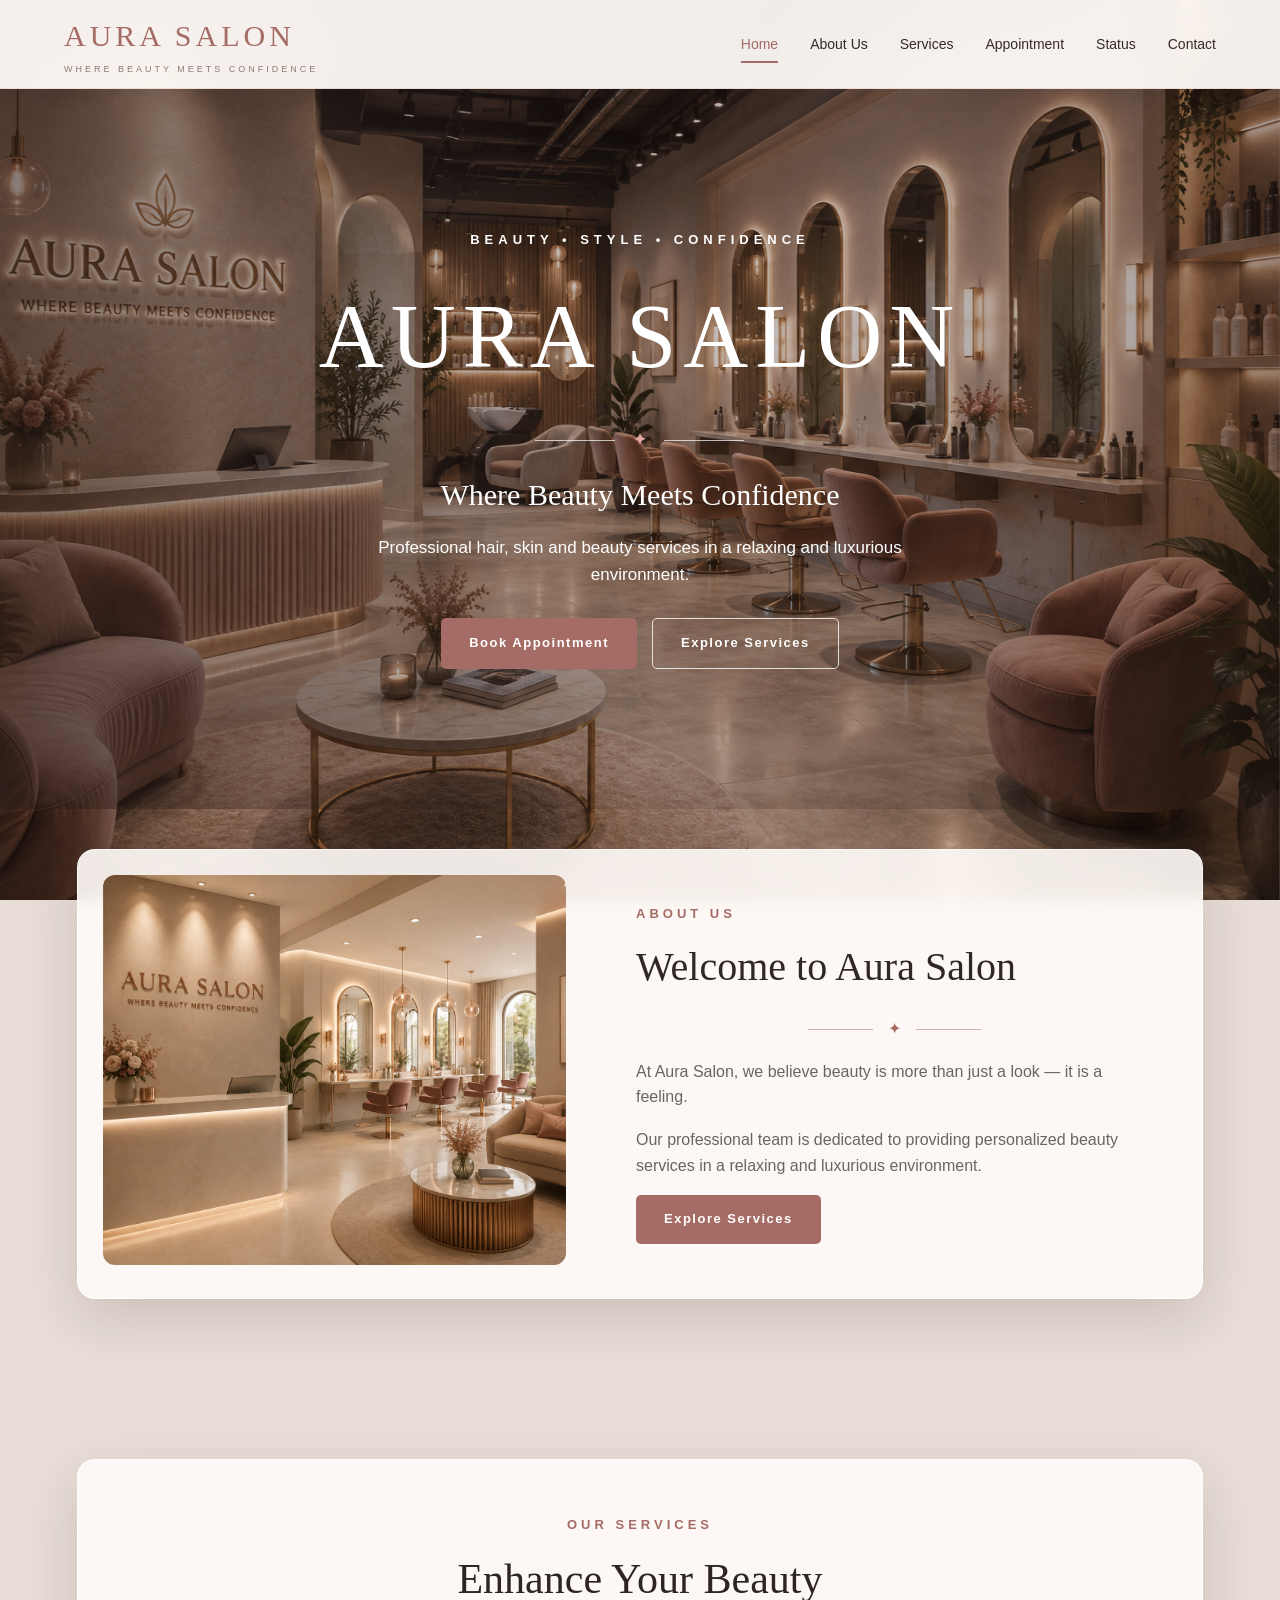
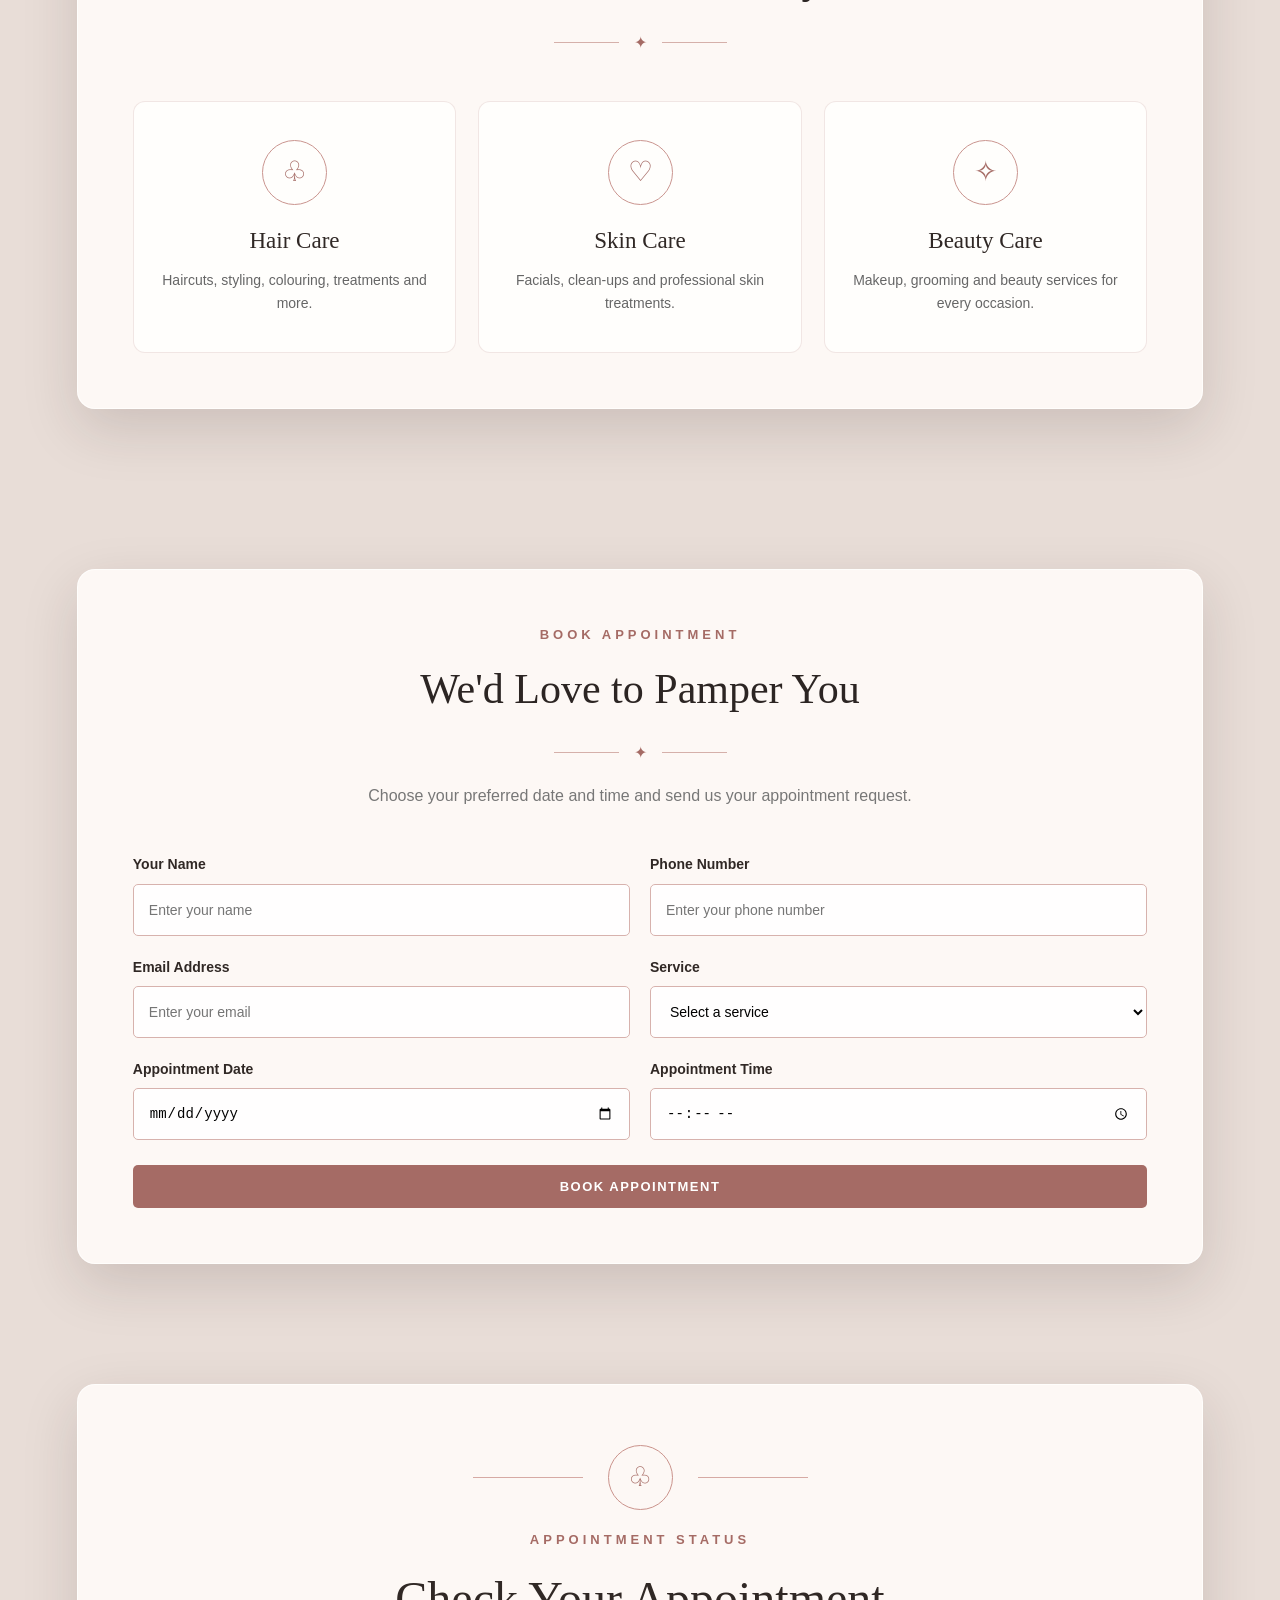
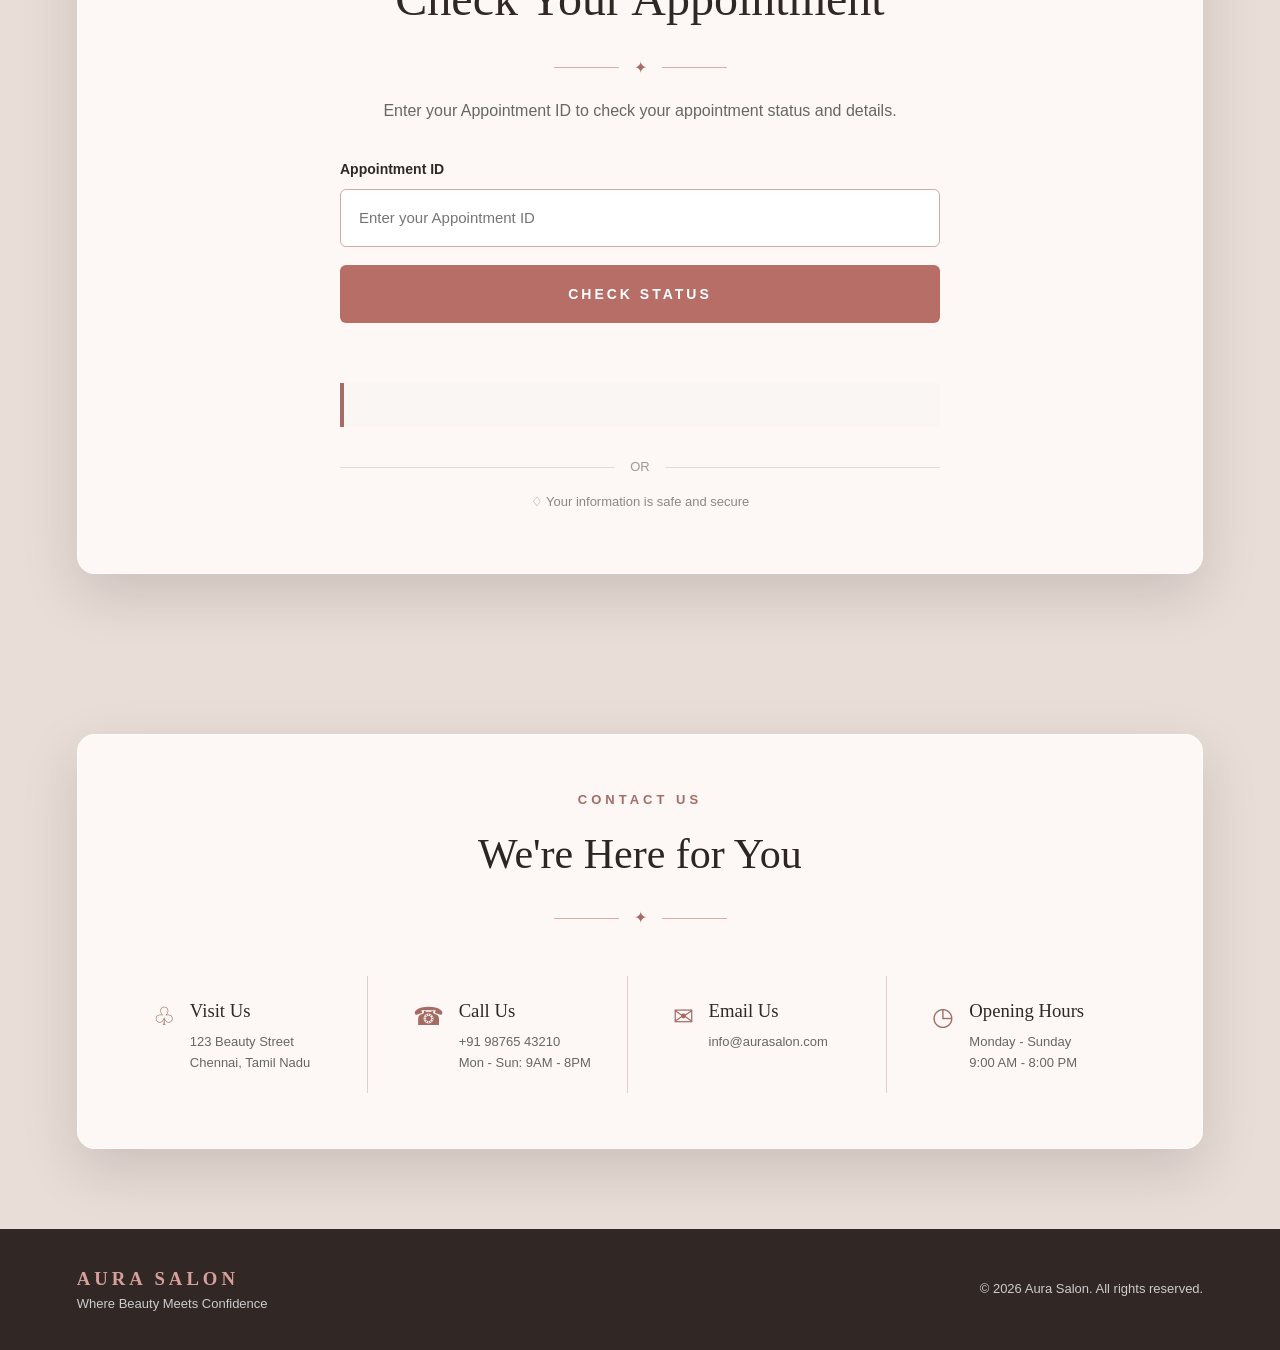
<file: index.html>
<!DOCTYPE html>
<html lang="en">

<head>

    <meta charset="UTF-8">

    <meta name="viewport"
          content="width=device-width, initial-scale=1.0">

    <title>Aura Salon | Beauty Meets Confidence</title>

    <link rel="stylesheet" href="style.css">

</head>


<body>

<!-- =====================================================
     HEADER
===================================================== -->

<header class="site-header">

    <div class="navbar">

        <a href="#home" class="logo">

            <span class="logo-main">
                AURA SALON
            </span>

            <span class="logo-tagline">
                WHERE BEAUTY MEETS CONFIDENCE
            </span>

        </a>


        <nav class="navigation">

            <a href="#home" class="active">
                Home
            </a>

            <a href="#about">
                About Us
            </a>

            <a href="#services">
                Services
            </a>

            <a href="#appointment">
                Appointment
            </a>

            <a href="#status">
                Status
            </a>

            <a href="#contact">
                Contact
            </a>

        </nav>

    </div>

</header>


<!-- =====================================================
     HOME
===================================================== -->

<section class="hero-section" id="home">

    <div class="hero-overlay"></div>

    <div class="hero-content">

        <p class="hero-small">
            BEAUTY • STYLE • CONFIDENCE
        </p>

        <h1>
            AURA SALON
        </h1>

        <div class="hero-divider">
            <span></span>
            <b>✦</b>
            <span></span>
        </div>

        <h2>
            Where Beauty Meets Confidence
        </h2>

        <p class="hero-description">
            Professional hair, skin and beauty services
            in a relaxing and luxurious environment.
        </p>


        <div class="hero-buttons">

            <a href="#appointment"
               class="button">

                Book Appointment

            </a>

            <a href="#services"
               class="outline-button">

                Explore Services

            </a>

        </div>

    </div>

</section>


<!-- =====================================================
     ABOUT
===================================================== -->

<section class="about-section" id="about">

    <div class="content-card about-card">

        <div class="about-image">

            <img src="images/About.png"
                 alt="Aura Salon">

        </div>


        <div class="about-content">

            <p class="section-title">
                ABOUT US
            </p>

            <h2>
                Welcome to Aura Salon
            </h2>

            <div class="small-divider">
                <span></span>
                <b>✦</b>
                <span></span>
            </div>

            <p>
                At Aura Salon, we believe beauty is more
                than just a look — it is a feeling.
            </p>

            <p>
                Our professional team is dedicated to
                providing personalized beauty services
                in a relaxing and luxurious environment.
            </p>

            <a href="#services"
               class="button">

                Explore Services

            </a>

        </div>

    </div>

</section>


<!-- =====================================================
     SERVICES
===================================================== -->

<section class="services-section" id="services">

    <div class="content-card services-card">

        <div class="section-heading">

            <p class="section-title">
                OUR SERVICES
            </p>

            <h2>
                Enhance Your Beauty
            </h2>

            <div class="small-divider">

                <span></span>

                <b>✦</b>

                <span></span>

            </div>

        </div>


        <div class="services-grid">


            <div class="service-card">

                <div class="service-icon">
                    ♧
                </div>

                <h3>
                    Hair Care
                </h3>

                <p>
                    Haircuts, styling, colouring,
                    treatments and more.
                </p>

            </div>


            <div class="service-card">

                <div class="service-icon">
                    ♡
                </div>

                <h3>
                    Skin Care
                </h3>

                <p>
                    Facials, clean-ups and professional
                    skin treatments.
                </p>

            </div>


            <div class="service-card">

                <div class="service-icon">
                    ✧
                </div>

                <h3>
                    Beauty Care
                </h3>

                <p>
                    Makeup, grooming and beauty services
                    for every occasion.
                </p>

            </div>

        </div>

    </div>

</section>


<!-- =====================================================
     APPOINTMENT
===================================================== -->

<section class="appointment-section"
         id="appointment">

    <div class="content-card appointment-card">

        <div class="section-heading">

            <p class="section-title">
                BOOK APPOINTMENT
            </p>

            <h2>
                We'd Love to Pamper You
            </h2>

            <div class="small-divider">

                <span></span>

                <b>✦</b>

                <span></span>

            </div>

            <p>
                Choose your preferred date and time
                and send us your appointment request.
            </p>

        </div>


        <form id="appointment-form">


            <div class="form-row">

                <div class="form-group">

                    <label for="name">
                        Your Name
                    </label>

                    <input
                        type="text"
                        id="name"
                        placeholder="Enter your name"
                        required
                    >

                </div>


                <div class="form-group">

                    <label for="phone">
                        Phone Number
                    </label>

                    <input
                        type="tel"
                        id="phone"
                        placeholder="Enter your phone number"
                        required
                    >

                </div>

            </div>


            <div class="form-row">

                <div class="form-group">

                    <label for="email">
                        Email Address
                    </label>

                    <input
                        type="email"
                        id="email"
                        placeholder="Enter your email"
                        required
                    >

                </div>


                <div class="form-group">

                    <label for="service">
                        Service
                    </label>

                    <select id="service" required>

                        <option value="">
                            Select a service
                        </option>

                        <option value="Hair Care">
                            Hair Care
                        </option>

                        <option value="Skin Care">
                            Skin Care
                        </option>

                        <option value="Beauty Care">
                            Beauty Care
                        </option>

                    </select>

                </div>

            </div>


            <div class="form-row">

                <div class="form-group">

                    <label for="date">
                        Appointment Date
                    </label>

                    <input
                        type="date"
                        id="date"
                        required
                    >

                </div>


                <div class="form-group">

                    <label for="time">
                        Appointment Time
                    </label>

                    <input
                        type="time"
                        id="time"
                        required
                    >

                </div>

            </div>


            <button
                type="submit"
                class="button submit-button">

                BOOK APPOINTMENT

            </button>

        </form>

    </div>

</section>


<!-- =====================================================
     APPOINTMENT STATUS
===================================================== -->

<section class="status-section"
         id="status">

    <div class="content-card status-card">

        <div class="status-decoration">

            <span></span>

            <div class="lotus-symbol">
                ♧
            </div>

            <span></span>

        </div>


        <p class="section-title">
            APPOINTMENT STATUS
        </p>

        <h2>
            Check Your Appointment
        </h2>


        <div class="small-divider">

            <span></span>

            <b>✦</b>

            <span></span>

        </div>


        <p class="status-description">

            Enter your Appointment ID to check
            your appointment status and details.

        </p>


        <form id="status-form">

            <div class="status-form-group">

                <label for="appointment-id">
                    Appointment ID
                </label>

                <input
                    type="number"
                    id="appointment-id"
                    placeholder="Enter your Appointment ID"
                    min="1"
                    required
                >

            </div>


            <button
                type="submit"
                class="status-button">

                CHECK STATUS

            </button>

        </form>


        <p id="status-message"></p>


        <div id="status-result"
             class="status-result">
        </div>


        <div class="security-divider">

            <span></span>

            <p>OR</p>

            <span></span>

        </div>


        <p class="security-message">

            ♢ Your information is safe and secure

        </p>

    </div>

</section>


<!-- =====================================================
     CONTACT
===================================================== -->

<section class="contact-section"
         id="contact">

    <div class="content-card contact-card">

        <div class="section-heading">

            <p class="section-title">
                CONTACT US
            </p>

            <h2>
                We're Here for You
            </h2>

            <div class="small-divider">

                <span></span>

                <b>✦</b>

                <span></span>

            </div>

        </div>


        <div class="contact-grid">


            <div class="contact-item">

                <div class="contact-icon">
                    ♧
                </div>

                <div>

                    <h3>
                        Visit Us
                    </h3>

                    <p>
                        123 Beauty Street<br>
                        Chennai, Tamil Nadu
                    </p>

                </div>

            </div>


            <div class="contact-item">

                <div class="contact-icon">
                    ☎
                </div>

                <div>

                    <h3>
                        Call Us
                    </h3>

                    <p>
                        +91 98765 43210<br>
                        Mon - Sun: 9AM - 8PM
                    </p>

                </div>

            </div>


            <div class="contact-item">

                <div class="contact-icon">
                    ✉
                </div>

                <div>

                    <h3>
                        Email Us
                    </h3>

                    <p>
                        info@aurasalon.com
                    </p>

                </div>

            </div>


            <div class="contact-item">

                <div class="contact-icon">
                    ◷
                </div>

                <div>

                    <h3>
                        Opening Hours
                    </h3>

                    <p>
                        Monday - Sunday<br>
                        9:00 AM - 8:00 PM
                    </p>

                </div>

            </div>

        </div>

    </div>

</section>


<!-- =====================================================
     FOOTER
===================================================== -->

<footer class="site-footer">

    <div class="footer-content">

        <div>

            <h3>
                AURA SALON
            </h3>

            <p>
                Where Beauty Meets Confidence
            </p>

        </div>


        <div>

            <p>
                © 2026 Aura Salon.
                All rights reserved.
            </p>

        </div>

    </div>

</footer>


<script src="script.js"></script>
<script src="status.js"></script>

</body>

</html>
</file>
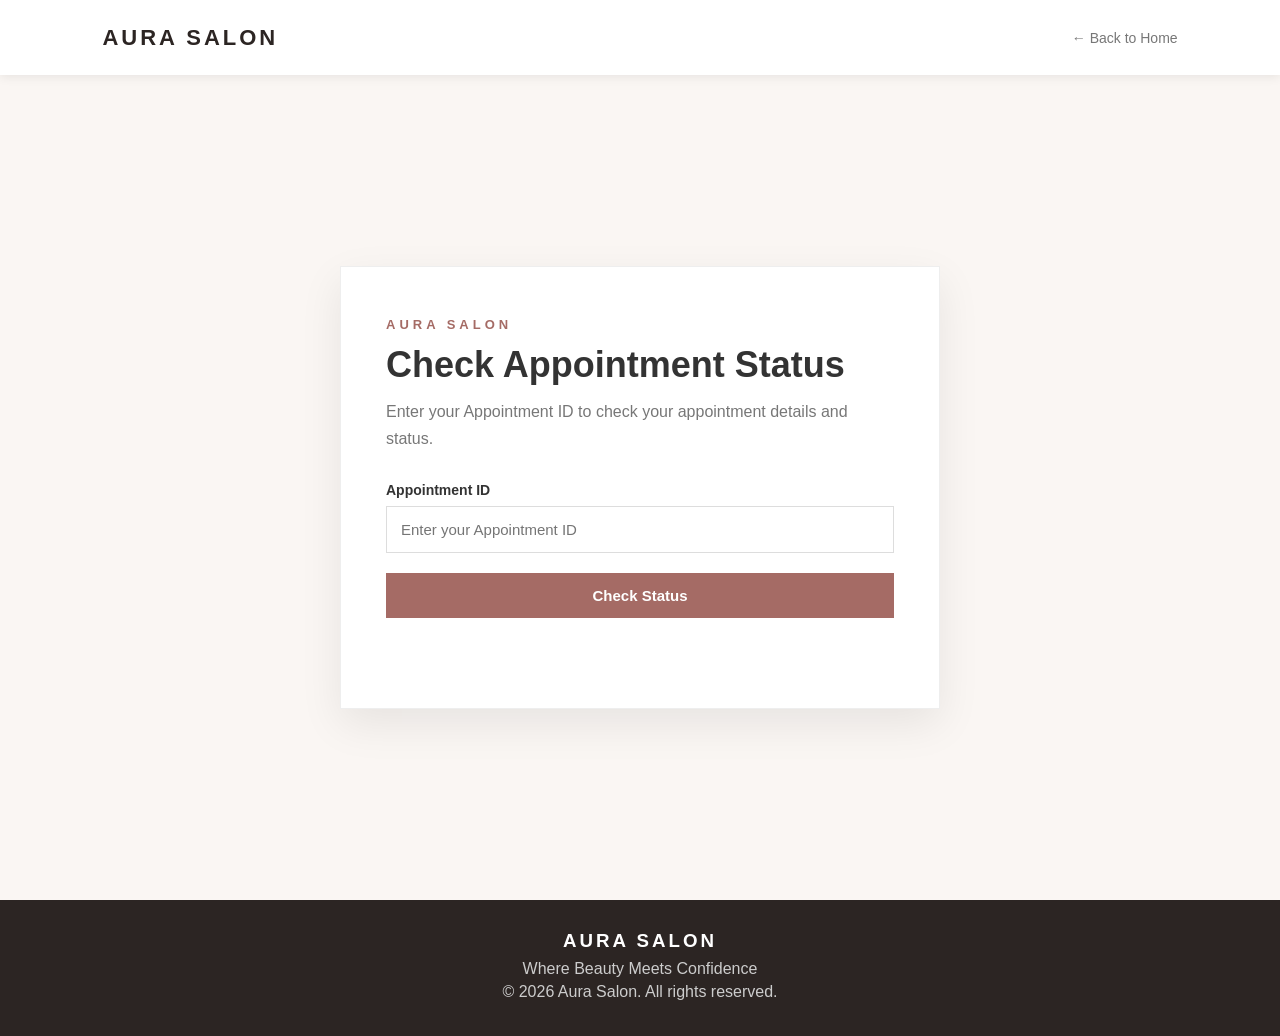
<file: status.html>
<!DOCTYPE html>
<html lang="en">

<head>

    <meta charset="UTF-8">

    <meta name="viewport"
          content="width=device-width, initial-scale=1.0">

    <title>Aura Salon - Appointment Status</title>

    <link rel="stylesheet" href="status.css">

</head>

<body>

    <!-- ---------- Header ---------- -->

    <header class="site-header">

        <div class="navbar">

            <a href="index.html" class="logo">
                AURA SALON
            </a>

            <a href="index.html" class="back-link">
                ← Back to Home
            </a>

        </div>

    </header>


    <!-- ---------- Status Section ---------- -->

    <main class="status-section">

        <div class="status-card">

            <p class="section-label">
                AURA SALON
            </p>

            <h1>
                Check Appointment Status
            </h1>

            <p class="description">
                Enter your Appointment ID to check
                your appointment details and status.
            </p>


            <!-- ---------- Search Form ---------- -->

            <form id="status-form">

                <div class="form-group">

                    <label for="appointment-id">
                        Appointment ID
                    </label>

                    <input
                        type="number"
                        id="appointment-id"
                        placeholder="Enter your Appointment ID"
                        min="1"
                        required
                    >

                </div>


                <button
                    type="submit"
                    class="status-button">

                    Check Status

                </button>

            </form>


            <!-- ---------- Message ---------- -->

            <p id="status-message"></p>


            <!-- ---------- Appointment Result ---------- -->

            <div
                id="appointment-result"
                class="appointment-result">

            </div>

        </div>

    </main>


    <!-- ---------- Footer ---------- -->

    <footer class="site-footer">

        <h3>AURA SALON</h3>

        <p>
            Where Beauty Meets Confidence
        </p>

        <p>
            © 2026 Aura Salon. All rights reserved.
        </p>

    </footer>


    <script src="status.js"></script>

</body>

</html>
</file>
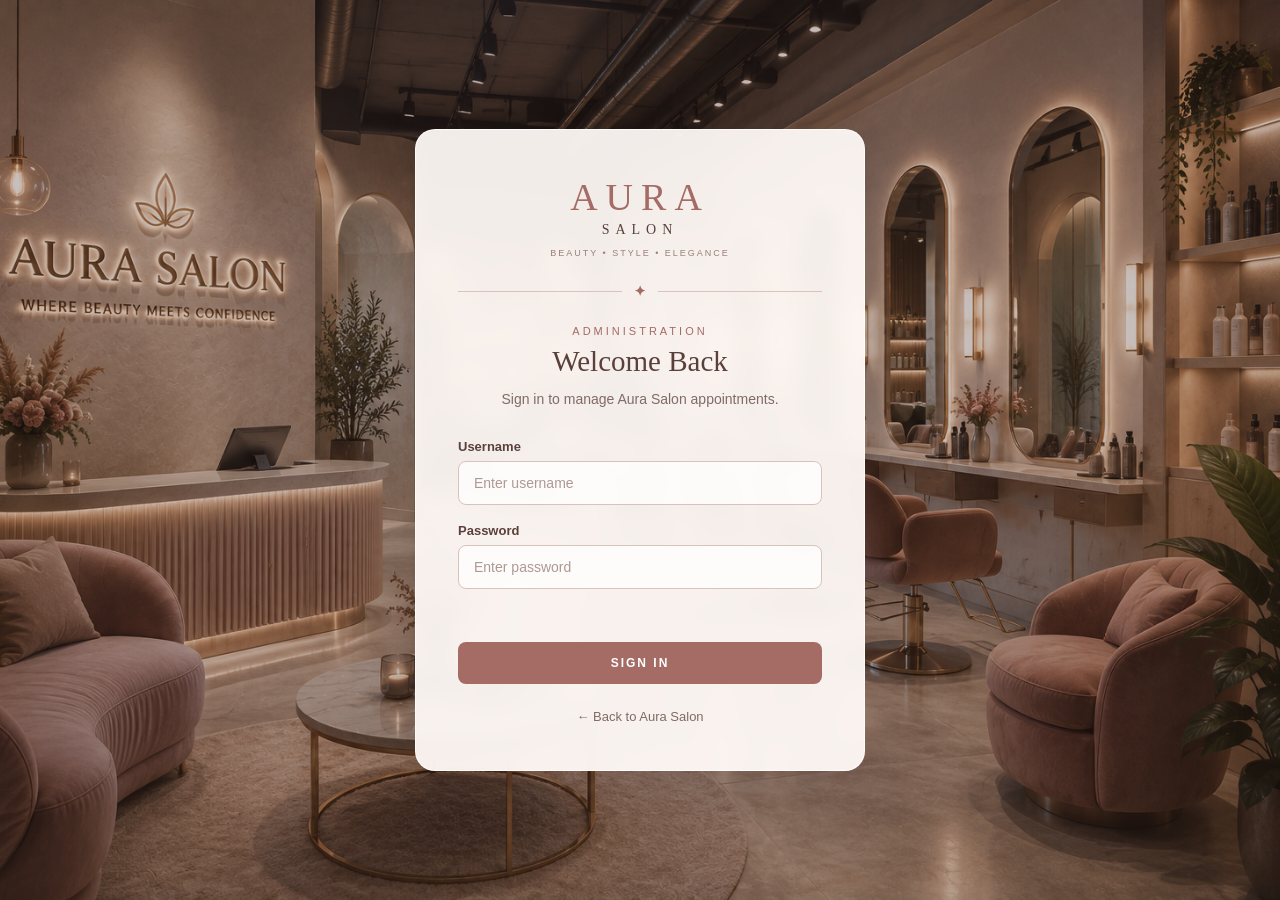
<file: admin/admin.html>
<!DOCTYPE html>
<html lang="en">

<head>

    <meta charset="UTF-8">

    <meta
        name="viewport"
        content="width=device-width, initial-scale=1.0"
    >

    <title>Aura Salon | Admin Dashboard</title>

    <link
        rel="stylesheet"
        href="admin.css"
    >

</head>

<body>

<!-- ================================
     HEADER
================================ -->

<header class="admin-header">

    <div class="brand">

        <h1>AURA</h1>

        <span>SALON</span>

    </div>


    <div class="header-right">

        <div class="admin-info">

            <span class="admin-dot"></span>

            <div>
                <strong>Administrator</strong>
                <small>Admin Panel</small>
            </div>

        </div>


        <button
            id="logout-btn"
            class="logout-button"
        >
            LOGOUT
        </button>

    </div>

</header>


<!-- ================================
     MAIN
================================ -->

<main class="dashboard-container">


    <!-- TITLE -->

    <section class="dashboard-heading">

        <p class="section-label">
            AURA SALON
        </p>

        <h2>
            Appointment Dashboard
        </h2>

        <div class="heading-divider">

            <span></span>

            <b>✦</b>

            <span></span>

        </div>

        <p>
            Manage customer appointment requests
            with ease and elegance.
        </p>

    </section>


    <!-- ================================
         STATISTICS
    ================================= -->

    <section class="statistics">

        <div class="stat-card">

            <div class="stat-icon">
                ♢
            </div>

            <div>
                <span>Total Appointments</span>
                <strong id="total-count">0</strong>
            </div>

        </div>


        <div class="stat-card pending-card">

            <div class="stat-icon">
                ◇
            </div>

            <div>
                <span>Pending</span>
                <strong id="pending-count">0</strong>
            </div>

        </div>


        <div class="stat-card approved-card">

            <div class="stat-icon">
                ✓
            </div>

            <div>
                <span>Approved</span>
                <strong id="approved-count">0</strong>
            </div>

        </div>


        <div class="stat-card rejected-card">

            <div class="stat-icon">
                ×
            </div>

            <div>
                <span>Rejected</span>
                <strong id="rejected-count">0</strong>
            </div>

        </div>

    </section>


    <!-- ================================
         APPOINTMENTS
    ================================= -->

    <section class="appointments-card">

        <div class="appointments-header">

            <div>

                <p class="section-label">
                    APPOINTMENTS
                </p>

                <h3>
                    Customer Requests
                </h3>

            </div>


            <button
                id="refresh-btn"
                class="refresh-button"
            >
                ↻ Refresh
            </button>

        </div>


        <div class="table-wrapper">

            <table>

                <thead>

                    <tr>

                        <th>ID</th>

                        <th>Customer</th>

                        <th>Phone</th>

                        <th>Service</th>

                        <th>Date</th>

                        <th>Time</th>

                        <th>Status</th>

                        <th>Actions</th>

                    </tr>

                </thead>


                <tbody id="appointment-table-body">

                    <tr>

                        <td
                            colspan="8"
                            class="loading"
                        >
                            Loading appointments...
                        </td>

                    </tr>

                </tbody>

            </table>

        </div>

    </section>


    <!-- FOOTER -->

    <div class="dashboard-footer">

        <a href="../index.html">
            ← Back to Aura Salon
        </a>

        <span>
            © 2026 Aura Salon
        </span>

    </div>

</main>


<script src="admin.js"></script>

</body>

</html>
</file>
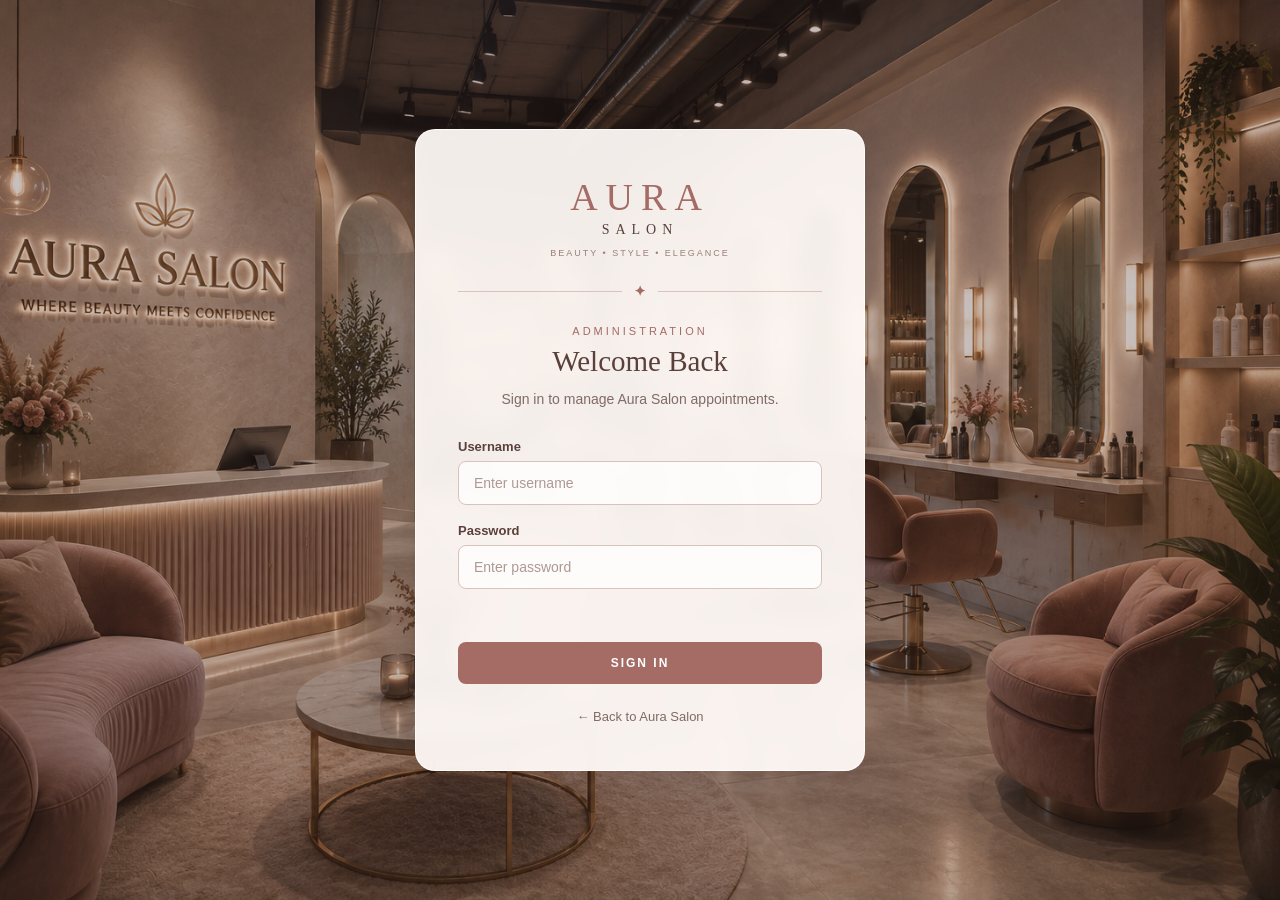
<file: admin/login.html>
<!DOCTYPE html>
<html lang="en">

<head>
    <meta charset="UTF-8">
    <meta name="viewport" content="width=device-width, initial-scale=1.0">

    <title>Aura Salon | Admin Login</title>

    <link rel="stylesheet" href="login.css">
</head>

<body>

<div class="login-page">

    <div class="login-card">

        <div class="brand">
            <h1>AURA</h1>
            <p>SALON</p>
            <span>BEAUTY • STYLE • ELEGANCE</span>
        </div>

        <div class="divider">
            <span></span>
            <b>✦</b>
            <span></span>
        </div>

        <p class="login-label">ADMINISTRATION</p>

        <h2>Welcome Back</h2>

        <p class="login-description">
            Sign in to manage Aura Salon appointments.
        </p>

        <form id="login-form">

            <div class="form-group">
                <label for="username">Username</label>

                <input
                    type="text"
                    id="username"
                    placeholder="Enter username"
                    required
                >
            </div>

            <div class="form-group">
                <label for="password">Password</label>

                <input
                    type="password"
                    id="password"
                    placeholder="Enter password"
                    required
                >
            </div>

            <p id="login-message"></p>

            <button type="submit" class="login-button">
                SIGN IN
            </button>

        </form>

        <a href="../index.html" class="back-link">
            ← Back to Aura Salon
        </a>

    </div>

</div>

<script src="login.js"></script>

</body>
</html>
</file>
<file: style.css>
/* =====================================================
   RESET
===================================================== */

* {
    margin: 0;
    padding: 0;
    box-sizing: border-box;
}


html {
    scroll-behavior: smooth;
}


body {

    font-family:
        Arial,
        sans-serif;

    color: #302825;

    line-height: 1.6;

    background:
        #e8ddd7;
}


/* =====================================================
   WHOLE WEBSITE BACKGROUND
===================================================== */

body::before {

    content: "";

    position: fixed;

    inset: 0;

    background-image:
        url("images/salon-bg.png");

    background-size: cover;

    background-position: center;

    background-repeat: no-repeat;

    z-index: -2;

}


/* Dark/soft layer over background */

body::after {

    content: "";

    position: fixed;

    inset: 0;

    background:
        rgba(73, 48, 42, 0.18);

    z-index: -1;

    pointer-events: none;

}


a {
    text-decoration: none;

    color: inherit;
}


section {

    padding:
        80px 6%;

}


/* =====================================================
   HEADER
===================================================== */

.site-header {

    position: sticky;

    top: 0;

    z-index: 1000;

    background:
        rgba(255, 251, 248, 0.94);

    backdrop-filter:
        blur(12px);

    border-bottom:
        1px solid rgba(165, 107, 101, 0.15);

    box-shadow:
        0 4px 20px
        rgba(50, 30, 25, 0.08);

}


.navbar {

    min-height: 88px;

    padding:
        12px 5%;

    display: flex;

    justify-content: space-between;

    align-items: center;

    gap: 30px;

}


/* =====================================================
   LOGO
===================================================== */

.logo {

    display: flex;

    flex-direction: column;

    gap: 2px;

}


.logo-main {

    color:
        #a56b65;

    font-family:
        Georgia,
        "Times New Roman",
        serif;

    font-size:
        30px;

    letter-spacing:
        4px;

}


.logo-tagline {

    color:
        #8a7b76;

    font-size:
        9px;

    letter-spacing:
        3px;

}


/* =====================================================
   NAVIGATION
===================================================== */

.navigation {

    display: flex;

    align-items: center;

    gap: 32px;

}


.navigation a {

    position: relative;

    padding:
        8px 0;

    color:
        #332b28;

    font-size:
        14px;

    transition:
        0.3s;

}


.navigation a::after {

    content: "";

    position: absolute;

    left: 0;

    bottom: 0;

    width: 0;

    height: 2px;

    background:
        #a56b65;

    transition:
        0.3s;

}


.navigation a:hover,
.navigation a.active {

    color:
        #a56b65;

}


.navigation a:hover::after,
.navigation a.active::after {

    width: 100%;

}


/* =====================================================
   HERO
===================================================== */

.hero-section {

    min-height:
        720px;

    position:
        relative;

    display:
        flex;

    justify-content:
        center;

    align-items:
        center;

    text-align:
        center;

    padding:
        100px 6%;

}


.hero-overlay {

    position:
        absolute;

    inset:
        0;

    background:
        linear-gradient(
            90deg,
            rgba(44, 30, 26, 0.50),
            rgba(44, 30, 26, 0.12),
            rgba(44, 30, 26, 0.30)
        );

}


.hero-content {

    position:
        relative;

    z-index:
        1;

    max-width:
        850px;

    color:
        white;

}


.hero-small {

    margin-bottom:
        15px;

    font-size:
        13px;

    font-weight:
        bold;

    letter-spacing:
        5px;

}


.hero-content h1 {

    font-family:
        Georgia,
        "Times New Roman",
        serif;

    font-size:
        clamp(55px, 8vw, 90px);

    font-weight:
        normal;

    letter-spacing:
        7px;

}


.hero-divider {

    display:
        flex;

    justify-content:
        center;

    align-items:
        center;

    gap:
        18px;

    margin:
        18px 0;

}


.hero-divider span {

    width:
        80px;

    height:
        1px;

    background:
        rgba(255,255,255,0.7);

}


.hero-divider b {

    color:
        #e3aaa3;

}


.hero-content h2 {

    font-family:
        Georgia,
        "Times New Roman",
        serif;

    font-size:
        30px;

    font-weight:
        normal;

}


.hero-description {

    max-width:
        600px;

    margin:
        15px auto 30px;

    font-size:
        17px;

}


.hero-buttons {

    display:
        flex;

    justify-content:
        center;

    gap:
        15px;

    flex-wrap:
        wrap;

}


/* =====================================================
   BUTTONS
===================================================== */

.button,
.outline-button {

    display:
        inline-flex;

    justify-content:
        center;

    align-items:
        center;

    padding:
        14px 28px;

    border-radius:
        5px;

    font-size:
        13px;

    font-weight:
        bold;

    letter-spacing:
        1.5px;

    transition:
        0.3s;

}


.button {

    border:
        none;

    background:
        #a56b65;

    color:
        white;

    cursor:
        pointer;

}


.button:hover {

    background:
        #824f4a;

    transform:
        translateY(-2px);

    box-shadow:
        0 8px 20px
        rgba(90, 50, 45, 0.2);

}


.outline-button {

    border:
        1px solid rgba(255,255,255,0.8);

    color:
        white;

}


.outline-button:hover {

    background:
        white;

    color:
        #824f4a;

}


/* =====================================================
   COMMON CONTENT CARD
===================================================== */

.content-card {

    max-width:
        1200px;

    margin:
        auto;

    background:
        rgba(255, 251, 248, 0.91);

    border:
        1px solid
        rgba(255,255,255,0.75);

    border-radius:
        18px;

    box-shadow:
        0 20px 55px
        rgba(50, 30, 25, 0.15);

    backdrop-filter:
        blur(8px);

}


/* =====================================================
   SECTION HEADINGS
===================================================== */

.section-heading {

    text-align:
        center;

    margin-bottom:
        45px;

}


.section-title {

    color:
        #a56b65;

    font-size:
        13px;

    font-weight:
        bold;

    letter-spacing:
        4px;

    margin-bottom:
        10px;

}


.section-heading h2 {

    font-family:
        Georgia,
        "Times New Roman",
        serif;

    font-size:
        42px;

    font-weight:
        normal;

    color:
        #2c2523;

}


.small-divider {

    display:
        flex;

    justify-content:
        center;

    align-items:
        center;

    gap:
        15px;

    margin:
        17px 0;

}


.small-divider span {

    width:
        65px;

    height:
        1px;

    background:
        #d5b0aa;

}


.small-divider b {

    color:
        #a56b65;

    font-weight:
        normal;

}


/* =====================================================
   ABOUT
===================================================== */

.about-section {

    padding-top:
        40px;

}


.about-card {

    padding:
        25px;

    display:
        grid;

    grid-template-columns:
        0.9fr 1.1fr;

    gap:
        45px;

    align-items:
        center;

}


.about-image img {

    width:
        100%;

    height:
        390px;

    object-fit:
        cover;

    border-radius:
        12px;

}


.about-content {

    padding:
        25px;

}


.about-content h2 {

    font-family:
        Georgia,
        "Times New Roman",
        serif;

    font-size:
        40px;

    font-weight:
        normal;

}


.about-content p:not(.section-title) {

    color:
        #666;

    margin-bottom:
        17px;

}


/* =====================================================
   SERVICES
===================================================== */

.services-card {

    padding:
        55px;

}


.services-grid {

    display:
        grid;

    grid-template-columns:
        repeat(3, 1fr);

    gap:
        22px;

}


.service-card {

    padding:
        38px 25px;

    background:
        rgba(255,255,255,0.72);

    border:
        1px solid
        rgba(165,107,101,0.16);

    border-radius:
        12px;

    text-align:
        center;

    transition:
        0.3s;

}


.service-card:hover {

    transform:
        translateY(-7px);

    box-shadow:
        0 15px 30px
        rgba(70,40,35,0.12);

}


.service-icon {

    width:
        65px;

    height:
        65px;

    margin:
        0 auto 18px;

    display:
        flex;

    justify-content:
        center;

    align-items:
        center;

    border:
        1px solid #c9948e;

    border-radius:
        50%;

    color:
        #a56b65;

    font-size:
        28px;

}


.service-card h3 {

    margin-bottom:
        10px;

    font-family:
        Georgia,
        serif;

    font-size:
        23px;

    font-weight:
        normal;

}


.service-card p {

    color:
        #666;

    font-size:
        14px;

}


/* =====================================================
   APPOINTMENT
===================================================== */

.appointment-card {

    padding:
        55px;

}


.appointment-card .section-heading > p:last-child {

    color:
        #777;

}


.form-row {

    display:
        grid;

    grid-template-columns:
        1fr 1fr;

    gap:
        20px;

}


.form-group {

    margin-bottom:
        20px;

}


.form-group label {

    display:
        block;

    margin-bottom:
        8px;

    font-size:
        14px;

    font-weight:
        bold;

}


.form-group input,
.form-group select {

    width:
        100%;

    height:
        52px;

    padding:
        0 15px;

    background:
        rgba(255,255,255,0.90);

    border:
        1px solid #d7b2ad;

    border-radius:
        5px;

    outline:
        none;

    font-size:
        14px;

}


.form-group input:focus,
.form-group select:focus {

    border-color:
        #a56b65;

    box-shadow:
        0 0 0 3px
        rgba(165,107,101,0.10);

}


.submit-button {

    width:
        100%;

    margin-top:
        5px;

}


/* =====================================================
   APPOINTMENT STATUS
===================================================== */

.status-section {

    padding-top:
        40px;

}


.status-card {

    padding:
        60px 90px;

    text-align:
        center;

}


.status-decoration {

    display:
        flex;

    justify-content:
        center;

    align-items:
        center;

    gap:
        25px;

    margin-bottom:
        20px;

}


.status-decoration > span {

    width:
        110px;

    height:
        1px;

    background:
        #d6aaa4;

}


.lotus-symbol {

    width:
        65px;

    height:
        65px;

    display:
        flex;

    justify-content:
        center;

    align-items:
        center;

    border:
        1px solid #c9928b;

    border-radius:
        50%;

    color:
        #a56b65;

    font-size:
        27px;

}


.status-card h2 {

    font-family:
        Georgia,
        "Times New Roman",
        serif;

    font-size:
        48px;

    font-weight:
        normal;

}


.status-description {

    max-width:
        600px;

    margin:
        0 auto 35px;

    color:
        #666;

}


#status-form {

    max-width:
        600px;

    margin:
        auto;

    text-align:
        left;

}


.status-form-group {

    margin-bottom:
        18px;

}


.status-form-group label {

    display:
        block;

    margin-bottom:
        8px;

    font-weight:
        bold;

    font-size:
        14px;

}


.status-form-group input {

    width:
        100%;

    height:
        58px;

    padding:
        0 18px;

    background:
        white;

    border:
        1px solid #d4aaa4;

    border-radius:
        6px;

    outline:
        none;

    font-size:
        15px;

}


.status-form-group input:focus {

    border-color:
        #a56b65;

    box-shadow:
        0 0 0 3px
        rgba(165,107,101,0.10);

}


.status-button {

    width:
        100%;

    height:
        58px;

    border:
        none;

    border-radius:
        6px;

    background:
        #b66e67;

    color:
        white;

    font-size:
        14px;

    font-weight:
        bold;

    letter-spacing:
        3px;

    cursor:
        pointer;

    transition:
        0.3s;

}


.status-button:hover {

    background:
        #824f4a;

    transform:
        translateY(-2px);

}


#status-message {

    min-height:
        20px;

    margin-top:
        15px;

    color:
        #a56b65;

}


.status-result {

    display:
        none;

    max-width:
        600px;

    margin:
        20px auto;

    padding:
        22px;

    background:
        #faf6f3;

    border-left:
        4px solid #a56b65;

    text-align:
        left;

}


.security-divider {

    max-width:
        600px;

    margin:
        30px auto 0;

    display:
        flex;

    align-items:
        center;

    gap:
        15px;

}


.security-divider span {

    flex:
        1;

    height:
        1px;

    background:
        #ddd;

}


.security-divider p {

    color:
        #999;

    font-size:
        13px;

}


.security-message {

    margin-top:
        15px;

    color:
        #888;

    font-size:
        13px;

}


/* =====================================================
   CONTACT
===================================================== */

.contact-section {

    padding-bottom:
        80px;

}


.contact-card {

    padding:
        55px;

}


.contact-grid {

    display:
        grid;

    grid-template-columns:
        repeat(4, 1fr);

    gap:
        25px;

}


.contact-item {

    display:
        flex;

    gap:
        15px;

    padding:
        20px;

    border-right:
        1px solid #dfceca;

}


.contact-item:last-child {

    border-right:
        none;

}


.contact-icon {

    color:
        #a56b65;

    font-size:
        25px;

}


.contact-item h3 {

    margin-bottom:
        6px;

    font-family:
        Georgia,
        serif;

    font-weight:
        normal;

}


.contact-item p {

    color:
        #666;

    font-size:
        13px;

}


/* =====================================================
   FOOTER
===================================================== */

.site-footer {

    background:
        rgba(43, 34, 31, 0.97);

    color:
        white;

    padding:
        35px 6%;

}


.footer-content {

    max-width:
        1200px;

    margin:
        auto;

    display:
        flex;

    justify-content:
        space-between;

    align-items:
        center;

    gap:
        20px;

}


.footer-content h3 {

    color:
        #d8a09a;

    font-family:
        Georgia,
        serif;

    letter-spacing:
        4px;

}


.footer-content p {

    color:
        #ccc;

    font-size:
        13px;

}


/* =====================================================
   TABLET
===================================================== */

@media (max-width: 900px) {

    .navbar {

        flex-direction:
            column;

    }


    .navigation {

        gap:
            18px;

        flex-wrap:
            wrap;

        justify-content:
            center;

    }


    .about-card {

        grid-template-columns:
            1fr;

    }


    .services-grid {

        grid-template-columns:
            1fr 1fr;

    }


    .contact-grid {

        grid-template-columns:
            1fr 1fr;

    }


    .contact-item {

        border-right:
            none;

    }


    .status-card {

        padding:
            50px;

    }

}


/* =====================================================
   MOBILE
===================================================== */

@media (max-width: 600px) {

    section {

        padding:
            50px 18px;

    }


    .navbar {

        padding:
            12px 18px;

    }


    .logo-main {

        font-size:
            24px;

    }


    .logo-tagline {

        font-size:
            7px;

    }


    .navigation {

        gap:
            13px;

    }


    .navigation a {

        font-size:
            12px;

    }


    .hero-section {

        min-height:
            620px;

    }


    .hero-content h1 {

        font-size:
            48px;

        letter-spacing:
            4px;

    }


    .hero-content h2 {

        font-size:
            23px;

    }


    .hero-description {

        font-size:
            14px;

    }


    .content-card {

        border-radius:
            12px;

    }


    .about-card,
    .services-card,
    .appointment-card,
    .contact-card {

        padding:
            30px 22px;

    }


    .about-image img {

        height:
            280px;

    }


    .about-content h2 {

        font-size:
            32px;

    }


    .section-heading h2 {

        font-size:
            32px;

    }


    .services-grid {

        grid-template-columns:
            1fr;

    }


    .form-row {

        grid-template-columns:
            1fr;

        gap:
            0;

    }


    .status-card {

        padding:
            40px 22px;

    }


    .status-card h2 {

        font-size:
            32px;

    }


    .status-decoration {

        gap:
            10px;

    }


    .status-decoration > span {

        width:
            55px;

    }


    .lotus-symbol {

        width:
            55px;

        height:
            55px;

    }


    .contact-grid {

        grid-template-columns:
            1fr;

    }


    .contact-item {

        padding:
            15px 0;

    }


    .footer-content {

        flex-direction:
            column;

        text-align:
            center;

    }

}
/* ================================
   STATUS RESULT CARD
================================ */

#status-result {
    display: block;
    width: 100%;
    margin-top: 25px;
}

.status-result-card {
    display: block;
    width: 100%;
    max-width: 600px;
    margin: 0 auto;
    padding: 28px;
    box-sizing: border-box;
    background: #fffaf7;
    border: 1px solid #e2c8c2;
    border-radius: 16px;
    box-shadow: 0 12px 35px rgba(70, 45, 40, 0.15);
}

.status-result-card h3 {
    margin: 0 0 20px;
    text-align: center;
    color: #5a403b;
    font-size: 22px;
}

.status-detail {
    display: flex;
    justify-content: space-between;
    align-items: center;
    padding: 13px 0;
    border-bottom: 1px solid #eadbd7;
}

.status-detail span {
    color: #806b66;
    font-size: 14px;
}

.status-detail strong {
    color: #4e3935;
    font-size: 14px;
    text-align: right;
}

.appointment-status {
    padding: 6px 14px;
    border-radius: 20px;
    font-size: 12px !important;
}

.appointment-status.pending {
    background: #f4e6d1;
    color: #9a6b32 !important;
}

.appointment-status.approved {
    background: #dcebdd;
    color: #4f7554 !important;
}

.appointment-status.rejected {
    background: #f1dada;
    color: #9b4f4f !important;
}

.status-message-box {
    margin-top: 22px;
    padding: 17px;
    background: #f8efec;
    border-left: 4px solid #a56b65;
    border-radius: 8px;
}

.status-message-box strong {
    display: block;
    margin-bottom: 7px;
    color: #5a403b;
}

.status-message-box p {
    margin: 0;
    color: #725f5a;
    font-size: 14px;
    line-height: 1.6;
}
</file>
<file: status.css>
/* ---------- Basic Reset ---------- */

* {
    margin: 0;
    padding: 0;
    box-sizing: border-box;
}


/* ---------- Body ---------- */

body {
    font-family: Arial, sans-serif;
    color: #333;
    background: #faf6f3;
}


/* ---------- Header ---------- */

.site-header {
    background: white;

    box-shadow:
        0 2px 10px rgba(0, 0, 0, 0.08);
}


.navbar {
    height: 75px;

    display: flex;

    justify-content: space-between;

    align-items: center;

    padding: 0 8%;
}


.logo {
    color: #2c2523;

    text-decoration: none;

    font-size: 22px;

    font-weight: bold;

    letter-spacing: 3px;
}


.back-link {
    color: #777;

    text-decoration: none;

    font-size: 14px;
}


.back-link:hover {
    color: #a56b65;
}


/* ---------- Status Section ---------- */

.status-section {
    min-height: calc(100vh - 75px);

    display: flex;

    justify-content: center;

    align-items: center;

    padding: 60px 20px;
}


/* ---------- Card ---------- */

.status-card {
    width: 100%;

    max-width: 600px;

    background: white;

    padding: 50px 45px;

    box-shadow:
        0 15px 40px rgba(0, 0, 0, 0.08);

    border: 1px solid #eee;
}


/* ---------- Heading ---------- */

.section-label {
    color: #a56b65;

    font-size: 13px;

    font-weight: bold;

    letter-spacing: 4px;

    margin-bottom: 12px;
}


.status-card h1 {
    font-size: 36px;

    margin-bottom: 12px;
}


.description {
    color: #777;

    margin-bottom: 30px;

    line-height: 1.7;
}


/* ---------- Form ---------- */

.form-group {
    margin-bottom: 20px;
}


.form-group label {
    display: block;

    margin-bottom: 8px;

    font-weight: bold;

    font-size: 14px;
}


.form-group input {
    width: 100%;

    padding: 14px;

    border: 1px solid #ddd;

    font-size: 15px;

    outline: none;
}


.form-group input:focus {
    border-color: #a56b65;
}


/* ---------- Button ---------- */

.status-button {
    width: 100%;

    padding: 14px;

    border: none;

    background: #a56b65;

    color: white;

    font-size: 15px;

    font-weight: bold;

    cursor: pointer;

    transition: 0.3s;
}


.status-button:hover {
    background: #824f4a;
}


/* ---------- Message ---------- */

#status-message {
    text-align: center;

    margin-top: 20px;

    color: #a56b65;

    min-height: 20px;
}


/* ---------- Appointment Result ---------- */

.appointment-result {
    margin-top: 30px;

    padding: 25px;

    background: #faf6f3;

    border-left: 4px solid #a56b65;

    display: none;
}


.appointment-result h2 {
    font-size: 22px;

    margin-bottom: 20px;
}


.detail {
    display: flex;

    justify-content: space-between;

    gap: 20px;

    padding: 9px 0;

    border-bottom: 1px solid #eee;
}


.detail:last-child {
    border-bottom: none;
}


.detail-label {
    font-weight: bold;
}


.detail-value {
    text-align: right;

    color: #666;
}


/* ---------- Status ---------- */

.status-value {
    font-weight: bold;

    letter-spacing: 1px;
}


.status-pending {
    color: #a0782f;
}


.status-approved {
    color: #4f8060;
}


.status-rejected {
    color: #9a5147;
}


/* ---------- Customer Message ---------- */

.customer-message {
    margin-top: 20px;

    padding: 15px;

    background: white;

    line-height: 1.6;

    color: #555;
}


/* ---------- Footer ---------- */

.site-footer {
    background: #2c2523;

    color: white;

    text-align: center;

    padding: 30px 20px;
}


.site-footer h3 {
    letter-spacing: 3px;

    margin-bottom: 8px;
}


.site-footer p {
    color: #ccc;

    margin: 5px 0;
}


/* ---------- Mobile ---------- */

@media (max-width: 600px) {

    .navbar {
        padding: 0 5%;
    }

    .status-card {
        padding: 35px 25px;
    }

    .status-card h1 {
        font-size: 28px;
    }

    .detail {
        flex-direction: column;

        gap: 4px;
    }

    .detail-value {
        text-align: left;
    }
}

/* ================================
   APPOINTMENT STATUS RESULT
================================ */

#status-message {
    margin-top: 20px;
    text-align: center;
    font-size: 15px;
    font-weight: 500;
}


/* Loading message */

.loading-message {
    color: #8a625d;
}


/* Success message */

.success-message {
    color: #5d7a61;
}


/* Error message */

.error-message {
    color: #a04f4f;
}


/* Result card */

.status-result-card {
    max-width: 600px;
    margin: 25px auto 0;
    padding: 28px;
    background: rgba(255, 250, 247, 0.96);
    border: 1px solid rgba(165, 107, 101, 0.25);
    border-radius: 16px;
    box-shadow: 0 12px 35px rgba(70, 45, 40, 0.12);
}


/* Result heading */

.status-result-card h3 {
    margin: 0 0 22px;
    text-align: center;
    color: #5a403b;
    font-size: 22px;
}


/* Individual details */

.status-detail {
    display: flex;
    justify-content: space-between;
    align-items: center;
    padding: 13px 0;
    border-bottom: 1px solid rgba(165, 107, 101, 0.15);
    gap: 20px;
}


.status-detail span {
    color: #806b66;
    font-size: 14px;
}


.status-detail strong {
    color: #4e3935;
    font-size: 14px;
    text-align: right;
}


/* Appointment status */

.appointment-status {
    padding: 6px 14px;
    border-radius: 20px;
    font-size: 12px !important;
    letter-spacing: 0.5px;
}


.appointment-status.pending {
    background: #f4e6d1;
    color: #9a6b32 !important;
}


.appointment-status.approved {
    background: #dcebdd;
    color: #4f7554 !important;
}


.appointment-status.rejected {
    background: #f1dada;
    color: #9b4f4f !important;
}


/* Message box */

.status-message-box {
    margin-top: 22px;
    padding: 17px;
    background: rgba(165, 107, 101, 0.08);
    border-left: 4px solid #a56b65;
    border-radius: 8px;
}


.status-message-box strong {
    display: block;
    margin-bottom: 7px;
    color: #5a403b;
}


.status-message-box p {
    margin: 0;
    color: #725f5a;
    font-size: 14px;
    line-height: 1.6;
}


/* Mobile */

@media (max-width: 600px) {

    .status-result-card {
        padding: 20px;
    }

    .status-detail {
        flex-direction: column;
        align-items: flex-start;
        gap: 5px;
    }

    .status-detail strong {
        text-align: left;
    }
}
</file>
<file: admin/admin.css>
* {
    margin: 0;
    padding: 0;
    box-sizing: border-box;
}


body {
    font-family: Arial, sans-serif;

    min-height: 100vh;

    color: #4e3935;

    background:
        linear-gradient(
            rgba(73, 48, 42, 0.22),
            rgba(73, 48, 42, 0.22)
        ),
        url("../images/salon-bg.png");

    background-size: cover;
    background-position: center;
    background-attachment: fixed;
}


/* ================================
   HEADER
================================ */

.admin-header {
    position: sticky;
    top: 0;
    z-index: 100;

    height: 78px;

    padding: 0 6%;

    display: flex;
    align-items: center;
    justify-content: space-between;

    background: rgba(255, 250, 247, 0.94);

    border-bottom: 1px solid #eadbd7;

    box-shadow:
        0 5px 20px rgba(60, 40, 35, 0.10);

    backdrop-filter: blur(10px);
}


.brand {
    text-align: left;
}

.brand h1 {
    font-family: Georgia, serif;

    font-size: 25px;

    letter-spacing: 6px;

    font-weight: 500;

    color: #a56b65;
}

.brand span {
    display: block;

    margin-top: 2px;

    font-family: Georgia, serif;

    font-size: 10px;

    letter-spacing: 5px;

    color: #5a403b;
}


.header-right {
    display: flex;
    align-items: center;
    gap: 25px;
}


.admin-info {
    display: flex;
    align-items: center;
    gap: 9px;
}


.admin-dot {
    width: 9px;
    height: 9px;

    border-radius: 50%;

    background: #6f9274;
}


.admin-info strong {
    display: block;

    font-size: 13px;

    color: #5a403b;
}


.admin-info small {
    display: block;

    margin-top: 2px;

    font-size: 10px;

    color: #927e78;
}


.logout-button {
    padding: 9px 18px;

    border: 1px solid #cda9a2;

    border-radius: 6px;

    background: transparent;

    color: #8c5b56;

    font-size: 11px;

    font-weight: 600;

    letter-spacing: 1px;

    cursor: pointer;

    transition: 0.3s;
}


.logout-button:hover {
    background: #a56b65;

    color: white;

    border-color: #a56b65;
}


/* ================================
   CONTAINER
================================ */

.dashboard-container {
    width: 92%;
    max-width: 1400px;

    margin: 0 auto;

    padding: 55px 0;
}


/* ================================
   HEADING
================================ */

.dashboard-heading {
    max-width: 850px;
    margin: 0 auto 40px;

    padding: 35px 40px;

    text-align: center;

    background: rgba(255, 250, 247, 0.94);

    border: 1px solid rgba(255, 255, 255, 0.85);

    border-radius: 18px;

    box-shadow:
        0 15px 40px rgba(60, 40, 35, 0.14);

    backdrop-filter: blur(10px);
}


.section-label {
    margin-bottom: 7px;

    font-size: 10px;

    letter-spacing: 3px;

    font-weight: 600;

    color: #a56b65;
}


.dashboard-heading h2 {
    font-family: Georgia, "Times New Roman", serif;

    font-size: 36px;

    font-weight: 500;

    color: #5a403b;

    line-height: 1.2;
}


.dashboard-heading > p:last-child {
    margin-top: 14px;

    color: #725f5a;

    font-size: 14px;

    line-height: 1.7;
}


.heading-divider {
    display: flex;

    align-items: center;

    gap: 12px;

    width: 150px;

    margin: 18px auto;
}


.heading-divider span {
    height: 1px;

    flex: 1;

    background: #cda9a2;
}


.heading-divider b {
    color: #a56b65;

    font-size: 13px;
}


/* ================================
   STATISTICS
================================ */

.statistics {
    display: grid;

    grid-template-columns:
        repeat(4, 1fr);

    gap: 18px;

    margin-bottom: 28px;
}


.stat-card {
    display: flex;

    align-items: center;

    gap: 15px;

    padding: 22px;

    background:
        rgba(255, 250, 247, 0.94);

    border:
        1px solid rgba(255, 255, 255, 0.8);

    border-radius: 14px;

    box-shadow:
        0 12px 30px rgba(60, 40, 35, 0.12);

    backdrop-filter: blur(8px);
}


.stat-icon {
    width: 45px;
    height: 45px;

    display: flex;

    align-items: center;
    justify-content: center;

    border-radius: 50%;

    background: #f4e5e1;

    color: #a56b65;

    font-size: 20px;
}


.stat-card span {
    display: block;

    margin-bottom: 5px;

    font-size: 11px;

    color: #806b66;
}


.stat-card strong {
    font-family: Georgia, serif;

    font-size: 26px;

    font-weight: 500;

    color: #5a403b;
}


/* ================================
   APPOINTMENTS CARD
================================ */

.appointments-card {
    background:
        rgba(255, 250, 247, 0.95);

    border:
        1px solid rgba(255, 255, 255, 0.8);

    border-radius: 16px;

    box-shadow:
        0 20px 45px rgba(60, 40, 35, 0.15);

    overflow: hidden;

    backdrop-filter: blur(8px);
}


.appointments-header {
    padding: 25px 28px;

    display: flex;

    align-items: center;
    justify-content: space-between;

    border-bottom: 1px solid #eadbd7;
}


.appointments-header h3 {
    font-family: Georgia, serif;

    font-size: 24px;

    font-weight: 500;

    color: #5a403b;
}


.refresh-button {
    padding: 10px 17px;

    border: 1px solid #d1afa8;

    border-radius: 7px;

    background: white;

    color: #8c5b56;

    font-size: 12px;

    cursor: pointer;

    transition: 0.3s;
}


.refresh-button:hover {
    background: #a56b65;

    color: white;

    border-color: #a56b65;
}


/* ================================
   TABLE
================================ */

.table-wrapper {
    width: 100%;

    overflow-x: auto;
}


table {
    width: 100%;

    border-collapse: collapse;

    min-width: 950px;
}


thead {
    background: #f7efec;
}


th {
    padding: 15px 14px;

    text-align: left;

    font-size: 10px;

    letter-spacing: 1px;

    text-transform: uppercase;

    color: #806b66;

    white-space: nowrap;
}


td {
    padding: 16px 14px;

    border-top: 1px solid #eee2df;

    font-size: 13px;

    color: #5f4b46;

    white-space: nowrap;
}


tbody tr {
    transition: 0.2s;
}


tbody tr:hover {
    background: #fcf7f5;
}


/* ================================
   STATUS
================================ */

.status {
    display: inline-block;

    padding: 6px 12px;

    border-radius: 20px;

    font-size: 10px;

    font-weight: 700;

    letter-spacing: 0.7px;
}


.status.pending {
    background: #f4e6d1;

    color: #9a6b32;
}


.status.approved {
    background: #dcebdd;

    color: #4f7554;
}


.status.rejected {
    background: #f1dada;

    color: #9b4f4f;
}


/* ================================
   ACTION BUTTONS
================================ */

.action-button {
    padding: 7px 11px;

    margin-right: 5px;

    border-radius: 5px;

    font-size: 10px;

    font-weight: 600;

    letter-spacing: 0.4px;

    cursor: pointer;

    transition: 0.2s;
}


.approve-button {
    border: 1px solid #9ab39d;

    background: #edf5ee;

    color: #4f7554;
}


.approve-button:hover {
    background: #5d7a61;

    color: white;
}


.reject-button {
    border: 1px solid #d1a2a2;

    background: #fbefef;

    color: #9b4f4f;
}


.reject-button:hover {
    background: #9b4f4f;

    color: white;
}


.completed {
    color: #9a8883;

    font-size: 11px;
}


/* ================================
   TABLE MESSAGES
================================ */

.loading,
.empty-table,
.table-error {
    padding: 35px;

    text-align: center;

    color: #8d7973;
}


.table-error {
    color: #a04f4f;
}


/* ================================
   FOOTER
================================ */

.dashboard-footer {
    display: flex;

    justify-content: space-between;

    margin-top: 25px;

    padding: 0 5px;

    font-size: 11px;

    color: #6f5d58;
}


.dashboard-footer a {
    color: #806b66;

    text-decoration: none;
}


.dashboard-footer a:hover {
    color: #a56b65;
}


/* ================================
   RESPONSIVE
================================ */

@media (max-width: 900px) {

    .statistics {
        grid-template-columns:
            repeat(2, 1fr);
    }
}


@media (max-width: 600px) {

    .admin-header {
        height: auto;

        padding: 15px 5%;

        gap: 15px;
    }


    .header-right {
        gap: 10px;
    }


    .admin-info {
        display: none;
    }


    .dashboard-container {
        width: 94%;

        padding: 35px 0;
    }


    .dashboard-heading h2 {
        font-size: 27px;
    }


    .statistics {
        grid-template-columns: 1fr;
    }


    .stat-card {
        padding: 18px;
    }


    .appointments-header {
        padding: 20px;

        align-items: flex-start;

        gap: 15px;
    }


    .appointments-header h3 {
        font-size: 20px;
    }


    .dashboard-footer {
        flex-direction: column;

        gap: 8px;

        text-align: center;
    }
}
</file>
<file: admin/login.css>
* {
    margin: 0;
    padding: 0;
    box-sizing: border-box;
}

body {
    font-family: Georgia, "Times New Roman", serif;
    min-height: 100vh;
    background: #faf6f3;
    color: #4e3935;
}


/* ================================
   BACKGROUND
================================ */

.login-page {
    min-height: 100vh;

    display: flex;
    justify-content: center;
    align-items: center;

    padding: 30px;

    background-image:
        linear-gradient(
            rgba(73, 48, 42, 0.30),
            rgba(73, 48, 42, 0.30)
        ),
        url("../images/salon-bg.png");

    background-size: cover;
    background-position: center;
    background-repeat: no-repeat;
}


/* ================================
   LOGIN CARD
================================ */

.login-card {
    width: 100%;
    max-width: 450px;

    padding: 45px 42px;

    background: rgba(255, 250, 247, 0.94);

    border: 1px solid rgba(255, 255, 255, 0.8);

    border-radius: 20px;

    box-shadow:
        0 25px 60px rgba(45, 28, 24, 0.25);

    backdrop-filter: blur(10px);

    text-align: center;
}


/* ================================
   BRAND
================================ */

.brand h1 {
    font-size: 38px;
    letter-spacing: 8px;
    color: #a56b65;
    font-weight: 500;
}

.brand p {
    margin-top: 3px;
    font-size: 14px;
    letter-spacing: 6px;
    color: #5a403b;
}

.brand span {
    display: block;
    margin-top: 10px;
    font-family: Arial, sans-serif;
    font-size: 9px;
    letter-spacing: 2px;
    color: #9b8079;
}


/* ================================
   DIVIDER
================================ */

.divider {
    display: flex;
    align-items: center;
    gap: 12px;

    margin: 25px 0;
}

.divider span {
    height: 1px;
    flex: 1;
    background: #d9c3bd;
}

.divider b {
    color: #a56b65;
    font-size: 14px;
}


/* ================================
   HEADING
================================ */

.login-label {
    font-family: Arial, sans-serif;
    font-size: 11px;
    letter-spacing: 3px;
    color: #a56b65;
    margin-bottom: 8px;
}

.login-card h2 {
    font-size: 29px;
    font-weight: 500;
    color: #5a403b;
}

.login-description {
    margin-top: 10px;
    margin-bottom: 28px;

    font-family: Arial, sans-serif;
    font-size: 14px;
    line-height: 1.6;
    color: #806b66;
}


/* ================================
   FORM
================================ */

.form-group {
    text-align: left;
    margin-bottom: 18px;
}

.form-group label {
    display: block;

    margin-bottom: 7px;

    font-family: Arial, sans-serif;
    font-size: 13px;
    font-weight: 600;

    color: #5a403b;
}

.form-group input {
    width: 100%;

    padding: 13px 15px;

    border: 1px solid #d8c2bc;
    border-radius: 8px;

    background: rgba(255, 255, 255, 0.8);

    color: #4e3935;

    font-family: Arial, sans-serif;
    font-size: 14px;

    outline: none;

    transition: 0.3s;
}

.form-group input:focus {
    border-color: #a56b65;

    box-shadow:
        0 0 0 3px rgba(165, 107, 101, 0.10);
}

.form-group input::placeholder {
    color: #ad9993;
}


/* ================================
   LOGIN MESSAGE
================================ */

#login-message {
    min-height: 20px;

    margin: 5px 0 15px;

    font-family: Arial, sans-serif;
    font-size: 13px;
}

.error-message {
    color: #a04f4f;
}


/* ================================
   BUTTON
================================ */

.login-button {
    width: 100%;

    padding: 14px;

    border: none;
    border-radius: 8px;

    background: #a56b65;
    color: white;

    font-family: Arial, sans-serif;
    font-size: 12px;
    font-weight: 600;

    letter-spacing: 2px;

    cursor: pointer;

    transition: 0.3s;
}

.login-button:hover {
    background: #824f4a;

    transform: translateY(-1px);

    box-shadow:
        0 8px 20px rgba(130, 79, 74, 0.25);
}


/* ================================
   BACK LINK
================================ */

.back-link {
    display: inline-block;

    margin-top: 25px;

    color: #806b66;

    font-family: Arial, sans-serif;
    font-size: 13px;

    text-decoration: none;

    transition: 0.3s;
}

.back-link:hover {
    color: #a56b65;
}


/* ================================
   MOBILE
================================ */

@media (max-width: 500px) {

    .login-page {
        padding: 18px;
    }

    .login-card {
        padding: 35px 25px;
    }

    .brand h1 {
        font-size: 32px;
    }

    .login-card h2 {
        font-size: 25px;
    }
}
</file>
